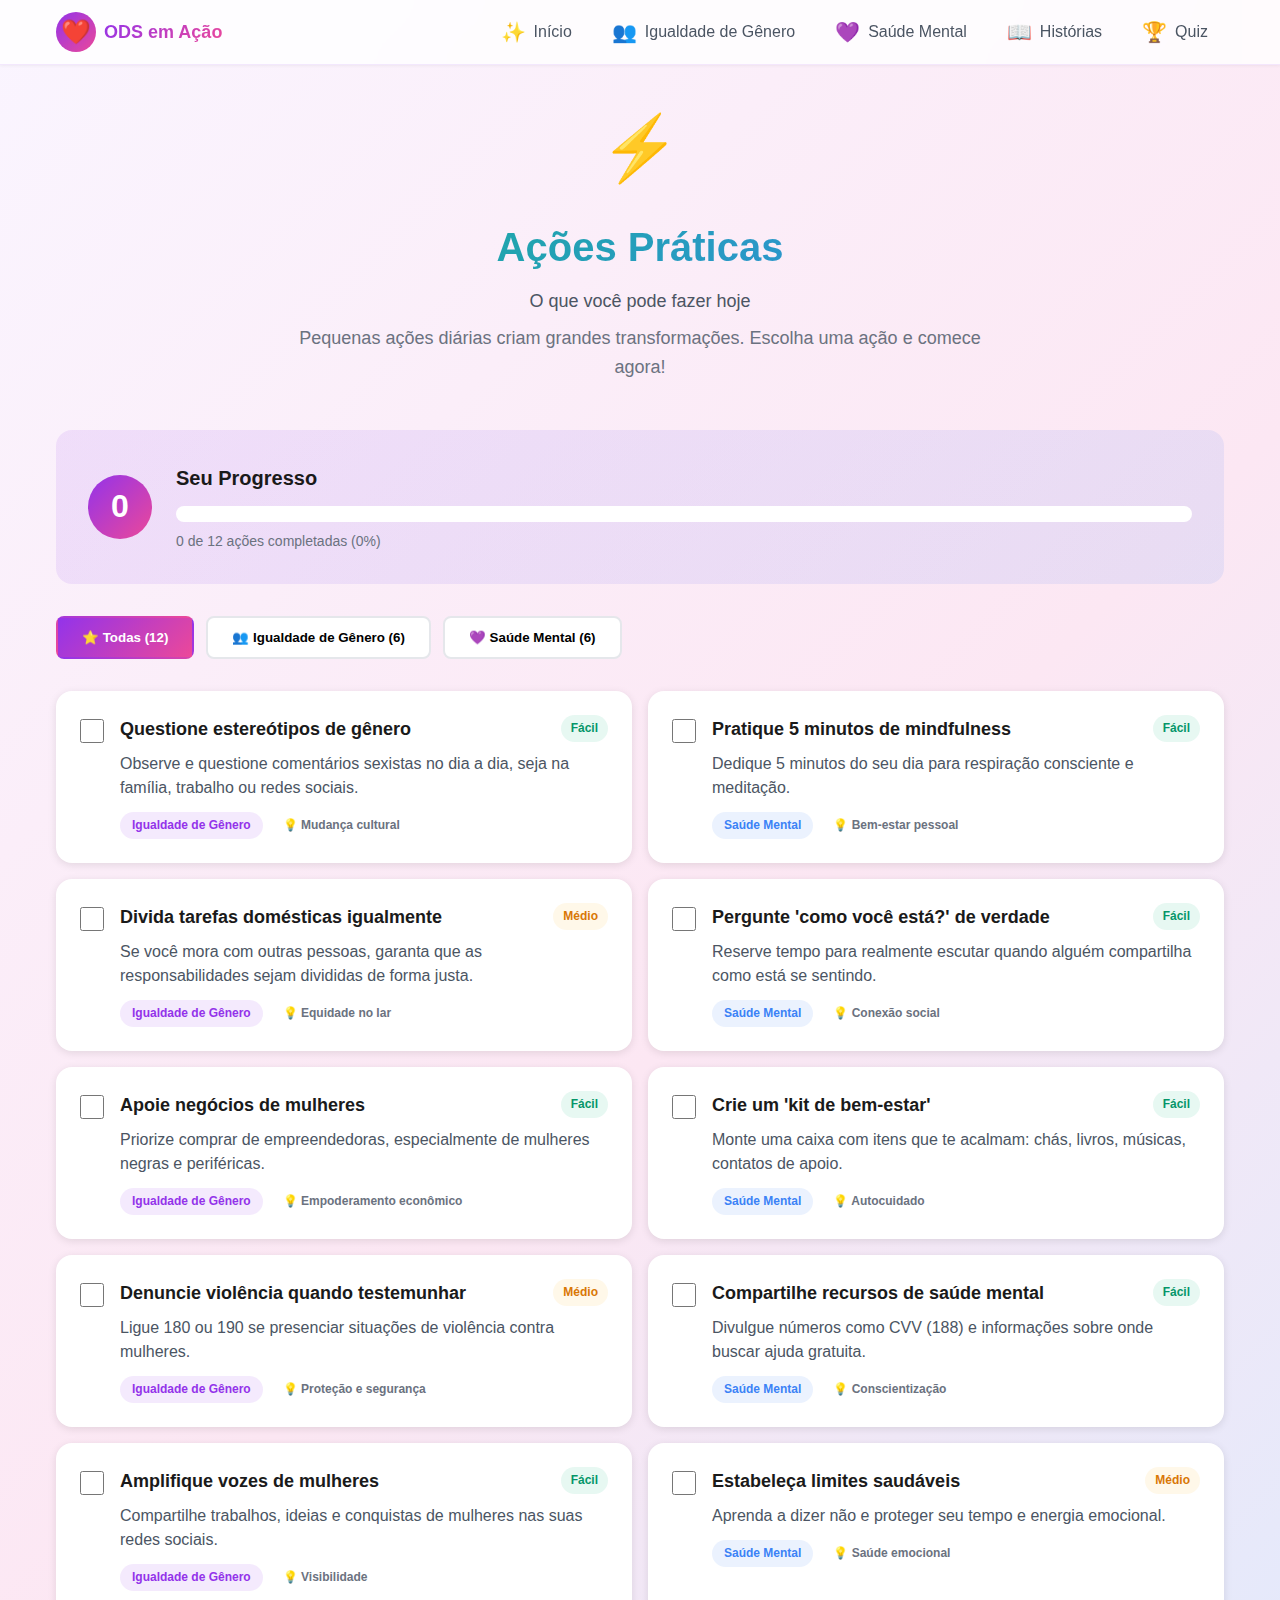
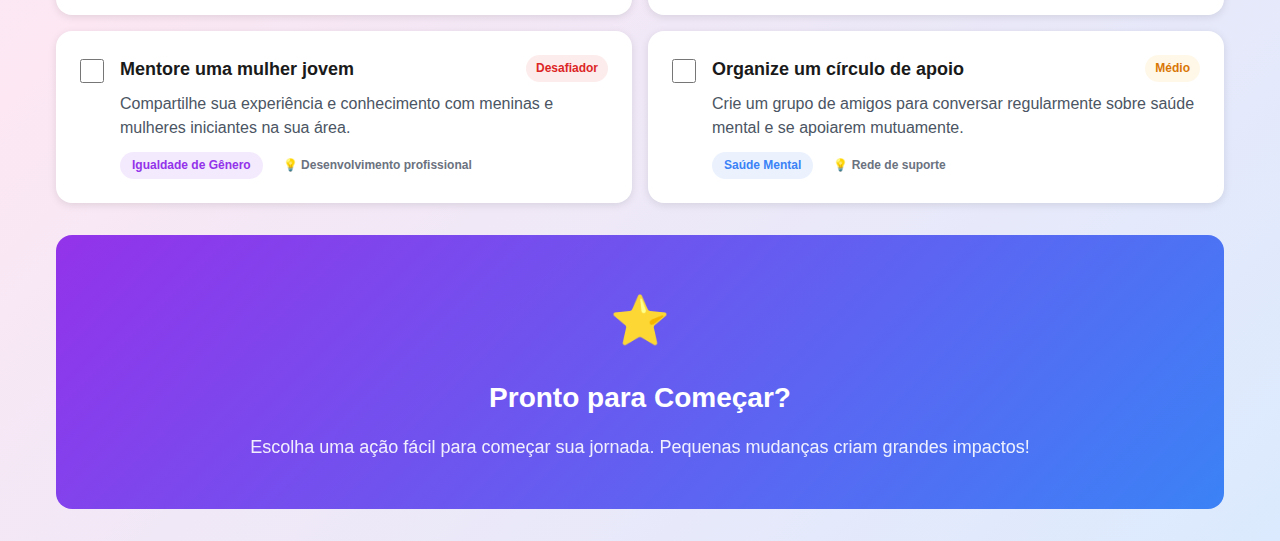
<file: acoes.html>
<!DOCTYPE html>
<html lang="pt-BR">
<head>
    <meta charset="UTF-8">
    <meta name="viewport" content="width=device-width, initial-scale=1.0">
    <title>Ações Práticas - ODS em Ação</title>
    <link rel="stylesheet" href="styles.css">
    <link rel="stylesheet" href="acoes.css">
</head>
<body>
    <!-- Navigation -->
    <nav class="navbar">
        <div class="nav-container">
            <a href="index.html" class="nav-logo">
                <div class="logo-icon">❤️</div>
                <span class="logo-text">ODS em Ação</span>
            </a>

            <button class="nav-toggle" id="navToggle">
                <span class="hamburger"></span>
            </button>

            <div class="nav-menu" id="navMenu">
                <a href="index.html" class="nav-link">
                    <span class="nav-icon">✨</span>
                    <span>Início</span>
                </a>
                <a href="genero.html" class="nav-link">
                    <span class="nav-icon">👥</span>
                    <span>Igualdade de Gênero</span>
                </a>
                <a href="saude.html" class="nav-link">
                    <span class="nav-icon">💜</span>
                    <span>Saúde Mental</span>
                </a>
                <a href="historia.html" class="nav-link">
                    <span class="nav-icon">📖</span>
                    <span>Histórias</span>
                </a>
                <a href="quiz.html" class="nav-link">
                    <span class="nav-icon">🏆</span>
                    <span>Quiz</span>
                </a>
            </div>
        </div>
    </nav>

    <!-- Page Content -->
    <div class="page-content">
        <div class="container">
            <!-- Hero -->
            <div class="page-hero">
                <div class="hero-icon-large">⚡</div>
                <h1 class="page-title gradient-text">Ações Práticas</h1>
                <p class="page-description">O que você pode fazer hoje</p>
                <p class="page-subtitle">
                    Pequenas ações diárias criam grandes transformações. Escolha uma ação e comece agora!
                </p>
            </div>

            <!-- Progress Card -->
            <div class="progress-card">
                <div class="progress-icon">0</div>
                <div class="progress-content">
                    <h3>Seu Progresso</h3>
                    <div class="progress-bar-full">
                        <div class="progress-fill" id="progressBar"></div>
                    </div>
                    <p id="progressText">0 de 12 ações completadas (0%)</p>
                </div>
            </div>

            <!-- Filters -->
            <div class="filter-buttons">
                <button class="filter-btn active" onclick="filterActions('all')">
                    ⭐ Todas (12)
                </button>
                <button class="filter-btn" onclick="filterActions('gender')">
                    👥 Igualdade de Gênero (6)
                </button>
                <button class="filter-btn" onclick="filterActions('mental')">
                    💜 Saúde Mental (6)
                </button>
            </div>

            <!-- Actions Grid -->
            <div class="actions-grid" id="actionsGrid">
                <!-- Actions will be generated by JavaScript -->
            </div>

            <!-- Motivational Message -->
            <div class="motivational-card" id="motivationalCard">
                <div class="motivational-icon">⭐</div>
                <h3>Pronto para Começar?</h3>
                <p>Escolha uma ação fácil para começar sua jornada. Pequenas mudanças criam grandes impactos!</p>
            </div>
        </div>
    </div>

    <script src="script.js"></script>
    <script src="acoes.js"></script>
</body>
</html>
</file>
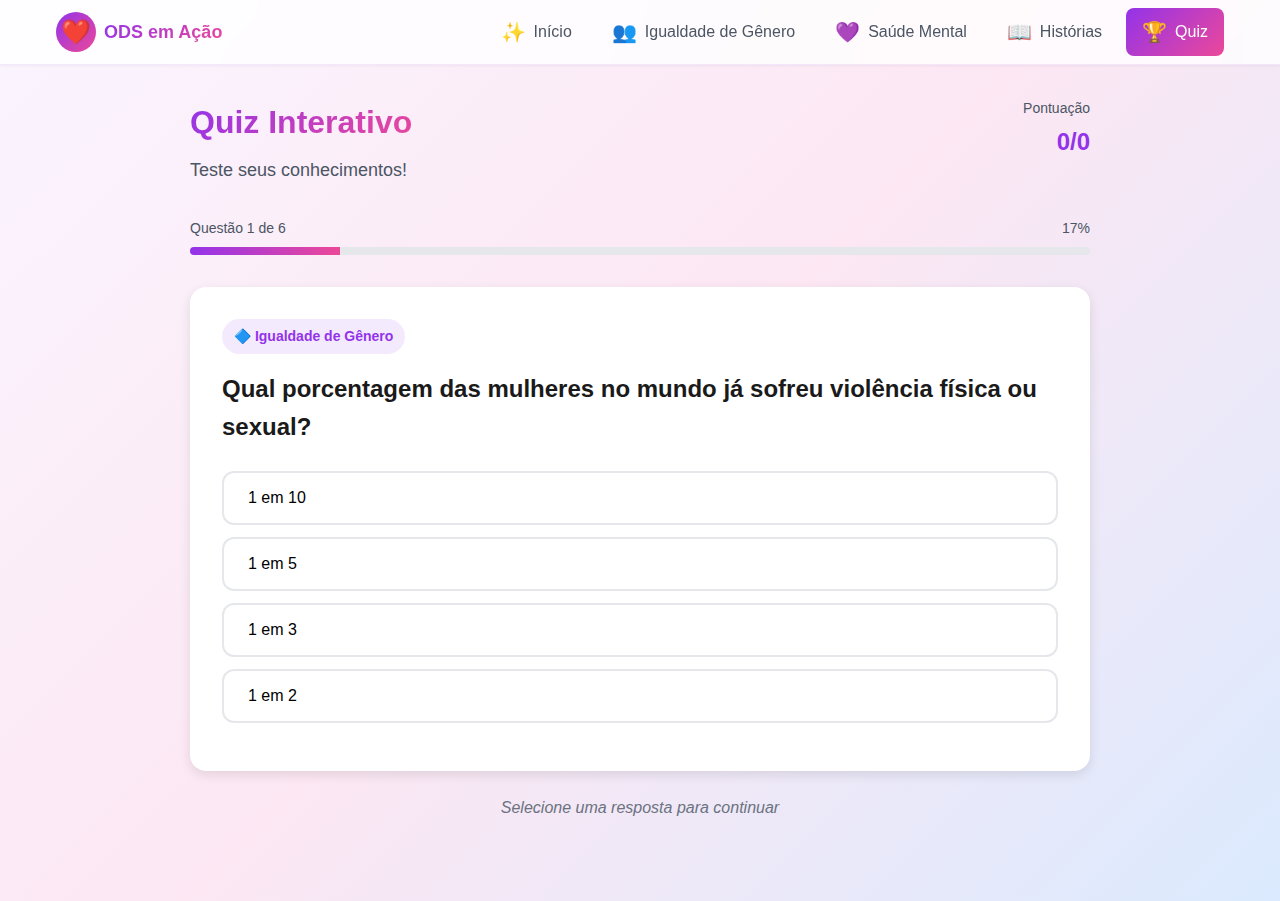
<file: quiz.html>
<!DOCTYPE html>
<html lang="pt-BR">

<head>
    <meta charset="UTF-8">
    <meta name="viewport" content="width=device-width, initial-scale=1.0">
    <title>Quiz Interativo - ODS em Ação</title>
    <link rel="stylesheet" href="styles.css">
    <link rel="stylesheet" href="quiz.css">
</head>

<body>
    <!-- Navigation -->
    <nav class="navbar">
        <div class="nav-container">
            <a href="index.html" class="nav-logo">
                <div class="logo-icon">❤️</div>
                <span class="logo-text">ODS em Ação</span>
            </a>

            <button class="nav-toggle" id="navToggle">
                <span class="hamburger"></span>
            </button>

            <div class="nav-menu" id="navMenu">
                <a href="index.html" class="nav-link">
                    <span class="nav-icon">✨</span>
                    <span>Início</span>
                </a>
                <a href="genero.html" class="nav-link">
                    <span class="nav-icon">👥</span>
                    <span>Igualdade de Gênero</span>
                </a>
                <a href="saude.html" class="nav-link">
                    <span class="nav-icon">💜</span>
                    <span>Saúde Mental</span>
                </a>
                <a href="historia.html" class="nav-link">
                    <span class="nav-icon">📖</span>
                    <span>Histórias</span>
                </a>
                <a href="quiz.html" class="nav-link active">
                    <span class="nav-icon">🏆</span>
                    <span>Quiz</span>
                </a>
            </div>
        </div>
    </nav>

    <!-- Quiz Container -->
    <div class="page-content">
        <div class="container">
            <div class="quiz-container" id="quizContainer">
                <!-- Quiz Header -->
                <div class="quiz-header">
                    <div>
                        <h1 class="quiz-title">Quiz Interativo</h1>
                        <p class="quiz-subtitle">Teste seus conhecimentos!</p>
                    </div>
                    <div class="score-display">
                        <div class="score-label">Pontuação</div>
                        <div class="score-value" id="scoreValue">0/0</div>
                    </div>
                </div>

                <!-- Progress Bar -->
                <div class="quiz-progress">
                    <div class="progress-info">
                        <span id="questionNumber">Questão 1 de 6</span>
                        <span id="progressPercent">0%</span>
                    </div>
                    <div class="progress-bar-container">
                        <div class="progress-bar" id="quizProgressBar"></div>
                    </div>
                </div>

                <!-- Question Card -->
                <div class="question-card" id="questionCard">
                    <div class="question-category" id="questionCategory"></div>
                    <h2 class="question-text" id="questionText"></h2>
                    <div class="options-container" id="optionsContainer"></div>
                    <div class="explanation" id="explanation" style="display: none;"></div>
                </div>

                <!-- Navigation -->
                <button class="btn btn-primary btn-full" id="nextBtn" style="display: none;">
                    Próxima Questão →
                </button>
                <p class="quiz-hint" id="quizHint">Selecione uma resposta para continuar</p>

                <!-- Results -->
                <div class="quiz-results" id="quizResults" style="display: none;">
                    <div class="results-icon">🏆</div>
                    <h2>Quiz Concluído!</h2>
                    <div class="results-score" id="finalScore">0/6</div>
                    <p class="results-message" id="resultsMessage"></p>
                    <div class="results-feedback" id="resultsFeedback"></div>
                    <div class="results-buttons">
                        <button class="btn btn-primary" onclick="restartQuiz()">
                            🔄 Refazer Quiz
                        </button>
                        <button class="btn btn-outline" onclick="shareScore()">
                            📤 Compartilhar
                        </button>
                    </div>
                </div>
            </div>
        </div>
    </div>
    <script src="quiz.js"></script>
    <script src="script.js"></script>

</body>

</html>
</file>
<file: acoes.css>
/* Actions Page Styles */
.page-hero {
    text-align: center;
    margin-bottom: 3rem;
}

.hero-icon-large {
    font-size: 4rem;
    margin-bottom: 1rem;
}

.page-title {
    font-size: 2.5rem;
    margin-bottom: 0.5rem;
}

.gradient-text {
    background: linear-gradient(135deg, #10b981 0%, #3b82f6 100%);
    -webkit-background-clip: text;
    -webkit-text-fill-color: transparent;
    background-clip: text;
}

.page-description {
    color: #4b5563;
    font-size: 1.125rem;
    margin-bottom: 0.5rem;
}

.page-subtitle {
    font-size: 1.125rem;
    color: #6b7280;
    max-width: 700px;
    margin: 0 auto;
}

/* Progress Card */
.progress-card {
    background: linear-gradient(135deg, rgba(147, 51, 234, 0.1) 0%, rgba(59, 130, 246, 0.1) 100%);
    padding: 2rem;
    border-radius: 1rem;
    display: flex;
    align-items: center;
    gap: 1.5rem;
    margin-bottom: 2rem;
}

.progress-icon {
    width: 64px;
    height: 64px;
    border-radius: 50%;
    background: linear-gradient(135deg, #9333ea 0%, #ec4899 100%);
    color: white;
    display: flex;
    align-items: center;
    justify-content: center;
    font-size: 2rem;
    font-weight: 700;
    flex-shrink: 0;
}

.progress-content {
    flex: 1;
}

.progress-content h3 {
    font-size: 1.25rem;
    margin-bottom: 0.75rem;
}

.progress-bar-full {
    width: 100%;
    height: 16px;
    background: white;
    border-radius: 9999px;
    overflow: hidden;
    margin-bottom: 0.5rem;
}

.progress-fill {
    height: 100%;
    background: linear-gradient(90deg, #9333ea 0%, #ec4899 100%);
    width: 0%;
    transition: width 0.5s ease;
}

.progress-content p {
    font-size: 0.875rem;
    color: #6b7280;
}

/* Filters */
.filter-buttons {
    display: flex;
    gap: 0.75rem;
    margin-bottom: 2rem;
    flex-wrap: wrap;
}

.filter-btn {
    padding: 0.75rem 1.5rem;
    border: 2px solid #e5e7eb;
    border-radius: 0.5rem;
    background: white;
    cursor: pointer;
    font-weight: 600;
    transition: all 0.2s;
    display: flex;
    align-items: center;
    gap: 0.5rem;
}

.filter-btn:hover {
    border-color: #9333ea;
    background: rgba(147, 51, 234, 0.05);
}

.filter-btn.active {
    background: linear-gradient(135deg, #9333ea 0%, #ec4899 100%);
    color: white;
    border-color: transparent;
}

/* Actions Grid */
.actions-grid {
    display: grid;
    grid-template-columns: 1fr;
    gap: 1rem;
    margin-bottom: 2rem;
}

@media (min-width: 768px) {
    .actions-grid {
        grid-template-columns: repeat(2, 1fr);
    }
}

.action-card {
    background: white;
    padding: 1.5rem;
    border-radius: 1rem;
    box-shadow: 0 2px 8px rgba(0, 0, 0, 0.1);
    transition: all 0.3s;
    cursor: pointer;
    display: flex;
    gap: 1rem;
}

.action-card:hover {
    transform: translateY(-4px);
    box-shadow: 0 8px 20px rgba(0, 0, 0, 0.15);
}

.action-card.completed {
    background: rgba(16, 185, 129, 0.05);
    border: 2px solid rgba(16, 185, 129, 0.2);
}

.action-checkbox-wrapper {
    display: flex;
    align-items: flex-start;
    padding-top: 0.25rem;
}

.action-checkbox {
    width: 24px;
    height: 24px;
    cursor: pointer;
    accent-color: #9333ea;
}

.action-content {
    flex: 1;
}

.action-header {
    display: flex;
    align-items: flex-start;
    justify-content: space-between;
    gap: 0.75rem;
    margin-bottom: 0.5rem;
}

.action-title {
    font-size: 1.125rem;
    font-weight: 600;
    flex: 1;
}

.action-card.completed .action-title {
    text-decoration: line-through;
    color: #6b7280;
}

.difficulty-badge {
    padding: 0.25rem 0.625rem;
    border-radius: 9999px;
    font-size: 0.75rem;
    font-weight: 600;
    white-space: nowrap;
}

.difficulty-easy {
    background: rgba(16, 185, 129, 0.1);
    color: #059669;
}

.difficulty-medium {
    background: rgba(251, 191, 36, 0.1);
    color: #d97706;
}

.difficulty-hard {
    background: rgba(239, 68, 68, 0.1);
    color: #dc2626;
}

.action-description {
    color: #4b5563;
    margin-bottom: 0.75rem;
    line-height: 1.5;
}

.action-card.completed .action-description {
    text-decoration: line-through;
}

.action-tags {
    display: flex;
    flex-wrap: wrap;
    gap: 0.5rem;
}

.action-tag {
    padding: 0.25rem 0.75rem;
    border-radius: 9999px;
    font-size: 0.75rem;
    font-weight: 600;
}

.tag-gender {
    background: rgba(147, 51, 234, 0.1);
    color: #9333ea;
}

.tag-mental {
    background: rgba(59, 130, 246, 0.1);
    color: #3b82f6;
}

.tag-impact {
    color: #6b7280;
}

/* Motivational Card */
.motivational-card {
    background: linear-gradient(135deg, #9333ea 0%, #3b82f6 100%);
    color: white;
    padding: 3rem 2rem;
    border-radius: 1rem;
    text-align: center;
}

.motivational-icon {
    font-size: 3rem;
    margin-bottom: 1rem;
}

.motivational-card h3 {
    font-size: 1.75rem;
    margin-bottom: 0.75rem;
}

.motivational-card p {
    font-size: 1.125rem;
    opacity: 0.9;
}

/* Success Message */
.success-card {
    background: linear-gradient(135deg, #fbbf24 0%, #f97316 50%, #ec4899 100%);
}

@media (max-width: 768px) {
    .progress-card {
        flex-direction: column;
        text-align: center;
    }

    .page-title {
        font-size: 2rem;
    }
}
</file>
<file: quiz.css>
/* Quiz Specific Styles */
.quiz-container {
    max-width: 900px;
    margin: 0 auto;
}

.quiz-header {
    display: flex;
    justify-content: space-between;
    align-items: flex-start;
    margin-bottom: 2rem;
    flex-wrap: wrap;
    gap: 1rem;
}

.quiz-title {
    font-size: 2rem;
    background: linear-gradient(135deg, #9333ea 0%, #ec4899 100%);
    -webkit-background-clip: text;
    -webkit-text-fill-color: transparent;
    background-clip: text;
    margin-bottom: 0.5rem;
}

.quiz-subtitle {
    color: #4b5563;
    font-size: 1.125rem;
}

.score-display {
    text-align: right;
}

.score-label {
    font-size: 0.875rem;
    color: #4b5563;
    margin-bottom: 0.25rem;
}

.score-value {
    font-size: 1.5rem;
    font-weight: 700;
    color: #9333ea;
}

/* Progress */
.quiz-progress {
    margin-bottom: 2rem;
}

.progress-info {
    display: flex;
    justify-content: space-between;
    margin-bottom: 0.5rem;
    color: #4b5563;
    font-size: 0.875rem;
}

.progress-bar-container {
    height: 8px;
    background: #e5e7eb;
    border-radius: 9999px;
    overflow: hidden;
}

.progress-bar {
    height: 100%;
    background: linear-gradient(90deg, #9333ea 0%, #ec4899 100%);
    transition: width 0.3s ease;
    width: 0%;
}

/* Question Card */
.question-card {
    background: white;
    padding: 2rem;
    border-radius: 1rem;
    box-shadow: 0 4px 12px rgba(0, 0, 0, 0.1);
    margin-bottom: 1.5rem;
}

.question-category {
    display: inline-block;
    padding: 0.375rem 0.75rem;
    border-radius: 9999px;
    font-size: 0.875rem;
    font-weight: 600;
    margin-bottom: 1rem;
}

.category-gender {
    background: rgba(147, 51, 234, 0.1);
    color: #9333ea;
}

.category-mental {
    background: rgba(59, 130, 246, 0.1);
    color: #3b82f6;
}

.question-text {
    font-size: 1.5rem;
    margin-bottom: 1.5rem;
    color: #1a1a1a;
}

/* Options */
.options-container {
    display: flex;
    flex-direction: column;
    gap: 0.75rem;
    margin-bottom: 1rem;
}

.option-btn {
    width: 100%;
    padding: 1rem 1.5rem;
    text-align: left;
    border: 2px solid #e5e7eb;
    border-radius: 0.75rem;
    background: white;
    cursor: pointer;
    transition: all 0.2s;
    font-size: 1rem;
    display: flex;
    align-items: center;
    justify-content: space-between;
}

.option-btn:hover:not(:disabled) {
    border-color: #9333ea;
    background: rgba(147, 51, 234, 0.05);
}

.option-btn:disabled {
    cursor: not-allowed;
    opacity: 0.6;
}

.option-btn.correct {
    border-color: #10b981;
    background: rgba(16, 185, 129, 0.1);
}

.option-btn.incorrect {
    border-color: #ef4444;
    background: rgba(239, 68, 68, 0.1);
}

.option-icon {
    font-size: 1.25rem;
    margin-left: 0.5rem;
}

/* Explanation */
.explanation {
    margin-top: 1.5rem;
    padding: 1rem;
    border-radius: 0.75rem;
    border: 2px solid;
}

.explanation.correct {
    background: rgba(16, 185, 129, 0.1);
    border-color: #10b981;
}

.explanation.info {
    background: rgba(59, 130, 246, 0.1);
    border-color: #3b82f6;
}

.explanation-label {
    font-weight: 600;
    margin-bottom: 0.5rem;
    display: block;
}

/* Quiz Hint */
.quiz-hint {
    text-align: center;
    color: #6b7280;
    font-style: italic;
}

/* Results */
.quiz-results {
    text-align: center;
    background: white;
    padding: 3rem 2rem;
    border-radius: 1rem;
    box-shadow: 0 4px 12px rgba(0, 0, 0, 0.1);
}

.results-icon {
    font-size: 6rem;
    margin-bottom: 1.5rem;
}

.quiz-results h2 {
    font-size: 2rem;
    margin-bottom: 1.5rem;
    color: #1a1a1a;
}

.results-score {
    font-size: 4rem;
    font-weight: 700;
    background: linear-gradient(135deg, #9333ea 0%, #ec4899 100%);
    -webkit-background-clip: text;
    -webkit-text-fill-color: transparent;
    background-clip: text;
    margin-bottom: 1rem;
}

.results-message {
    font-size: 1.25rem;
    color: #4b5563;
    margin-bottom: 2rem;
}

.results-feedback {
    padding: 1.5rem;
    border-radius: 0.75rem;
    margin-bottom: 2rem;
    font-size: 1.125rem;
}

.feedback-excellent {
    background: rgba(16, 185, 129, 0.1);
    border: 2px solid #10b981;
    color: #059669;
}

.feedback-good {
    background: rgba(59, 130, 246, 0.1);
    border: 2px solid #3b82f6;
    color: #2563eb;
}

.feedback-try-again {
    background: rgba(147, 51, 234, 0.1);
    border: 2px solid #9333ea;
    color: #7c3aed;
}

.results-buttons {
    display: flex;
    gap: 1rem;
    justify-content: center;
    flex-wrap: wrap;
}

@media (max-width: 768px) {
    .question-text {
        font-size: 1.25rem;
    }

    .quiz-results {
        padding: 2rem 1rem;
    }

    .results-score {
        font-size: 3rem;
    }
}
</file>
<file: styles.css>
/* Reset e Base */
* {
    margin: 0;
    padding: 0;
    box-sizing: border-box;
}

body {
    font-family: -apple-system, BlinkMacSystemFont, 'Segoe UI', Roboto, 'Helvetica Neue', Arial, sans-serif;
    font-size: 16px;
    line-height: 1.6;
    color: #1a1a1a;
    background: linear-gradient(135deg, #faf5ff 0%, #fce7f3 50%, #dbeafe 100%);
    min-height: 100vh;
}

.container {
    max-width: 1200px;
    margin: 0 auto;
    padding: 0 1rem;
}

/* Navigation */
.navbar {
    position: sticky;
    top: 0;
    z-index: 1000;
    background: rgba(255, 255, 255, 0.8);
    backdrop-filter: blur(20px);
    border-bottom: 1px solid rgba(147, 51, 234, 0.1);
    box-shadow: 0 1px 3px rgba(0, 0, 0, 0.05);
}

.nav-container {
    max-width: 1200px;
    margin: 0 auto;
    padding: 0 1rem;
    display: flex;
    align-items: center;
    justify-content: space-between;
    height: 64px;
}

.nav-logo {
    display: flex;
    align-items: center;
    gap: 0.5rem;
    text-decoration: none;
    color: inherit;
}

.logo-icon {
    width: 40px;
    height: 40px;
    border-radius: 50%;
    background: linear-gradient(135deg, #9333ea 0%, #ec4899 100%);
    display: flex;
    align-items: center;
    justify-content: center;
    font-size: 1.5rem;
}

.logo-text {
    font-weight: 700;
    font-size: 1.125rem;
    background: linear-gradient(135deg, #9333ea 0%, #ec4899 100%);
    -webkit-background-clip: text;
    -webkit-text-fill-color: transparent;
    background-clip: text;
}

.nav-toggle {
    display: none;
    background: none;
    border: none;
    cursor: pointer;
    padding: 0.5rem;
}

.hamburger {
    display: block;
    width: 24px;
    height: 2px;
    background: #1a1a1a;
    position: relative;
}

.hamburger::before,
.hamburger::after {
    content: '';
    position: absolute;
    width: 24px;
    height: 2px;
    background: #1a1a1a;
    transition: all 0.3s;
}

.hamburger::before {
    top: -8px;
}

.hamburger::after {
    bottom: -8px;
}

.nav-menu {
    display: flex;
    gap: 0.5rem;
    align-items: center;
}

.nav-link {
    display: flex;
    align-items: center;
    gap: 0.5rem;
    padding: 0.5rem 1rem;
    border-radius: 0.5rem;
    text-decoration: none;
    color: #4b5563;
    font-weight: 500;
    transition: all 0.2s;
}

.nav-link:hover {
    background: rgba(147, 51, 234, 0.1);
    color: #9333ea;
}

.nav-link.active {
    background: linear-gradient(135deg, #9333ea 0%, #ec4899 100%);
    color: white;
}

.nav-icon {
    font-size: 1.25rem;
}

/* Hero Section */
.hero {
    position: relative;
    padding: 5rem 1rem;
    text-align: center;
    overflow: hidden;
}

.hero-overlay {
    position: absolute;
    inset: 0;
    background: linear-gradient(135deg, 
        rgba(147, 51, 234, 0.1) 0%, 
        rgba(236, 72, 153, 0.1) 50%, 
        rgba(59, 130, 246, 0.1) 100%
    );
}

.hero-badge {
    display: inline-block;
    padding: 0.5rem 1.5rem;
    background: rgba(255, 255, 255, 0.8);
    backdrop-filter: blur(10px);
    border-radius: 9999px;
    box-shadow: 0 4px 12px rgba(0, 0, 0, 0.1);
    margin-bottom: 1.5rem;
    font-weight: 600;
    background: linear-gradient(135deg, #9333ea 0%, #ec4899 100%);
    -webkit-background-clip: text;
    -webkit-text-fill-color: transparent;
    background-clip: text;
    position: relative;
    z-index: 1;
}

.hero-title {
    font-size: 2.5rem;
    font-weight: 700;
    margin-bottom: 1.5rem;
    background: linear-gradient(135deg, #9333ea 0%, #ec4899 50%, #3b82f6 100%);
    -webkit-background-clip: text;
    -webkit-text-fill-color: transparent;
    background-clip: text;
    line-height: 1.2;
    position: relative;
    z-index: 1;
}

.hero-subtitle {
    font-size: 1.25rem;
    color: #4b5563;
    max-width: 700px;
    margin: 0 auto 2rem;
    position: relative;
    z-index: 1;
}

.hero-buttons {
    display: flex;
    gap: 1rem;
    justify-content: center;
    flex-wrap: wrap;
    position: relative;
    z-index: 1;
}

/* Buttons */
.btn {
    display: inline-flex;
    align-items: center;
    gap: 0.5rem;
    padding: 0.75rem 1.5rem;
    border-radius: 0.5rem;
    text-decoration: none;
    font-weight: 600;
    font-size: 1rem;
    transition: all 0.3s;
    cursor: pointer;
    border: none;
}

.btn-primary {
    background: linear-gradient(135deg, #9333ea 0%, #ec4899 100%);
    color: white;
}

.btn-primary:hover {
    transform: translateY(-2px);
    box-shadow: 0 10px 20px rgba(147, 51, 234, 0.3);
}

.btn-primary-blue {
    background: linear-gradient(135deg, #3b82f6 0%, #9333ea 100%);
    color: white;
}

.btn-primary-blue:hover {
    transform: translateY(-2px);
    box-shadow: 0 10px 20px rgba(59, 130, 246, 0.3);
}

.btn-outline {
    background: transparent;
    color: #9333ea;
    border: 2px solid #9333ea;
}

.btn-outline:hover {
    background: rgba(147, 51, 234, 0.05);
}

.btn-outline-white {
    background: transparent;
    color: white;
    border: 2px solid white;
}

.btn-outline-white:hover {
    background: rgba(255, 255, 255, 0.2);
}

.btn-secondary {
    background: white;
    color: #9333ea;
}

.btn-secondary:hover {
    transform: translateY(-2px);
    box-shadow: 0 10px 20px rgba(0, 0, 0, 0.1);
}

.btn-full {
    width: 100%;
    justify-content: center;
}

/* ODS Section */
.ods-section {
    padding: 4rem 1rem;
}

.ods-grid {
    display: grid;
    grid-template-columns: 1fr;
    gap: 2rem;
    max-width: 1200px;
    margin: 0 auto;
}

@media (min-width: 768px) {
    .ods-grid {
        grid-template-columns: repeat(2, 1fr);
    }
}

.ods-card {
    background: white;
    border-radius: 1rem;
    overflow: hidden;
    box-shadow: 0 4px 12px rgba(0, 0, 0, 0.1);
    transition: all 0.3s;
}

.ods-card:hover {
    transform: translateY(-8px);
    box-shadow: 0 20px 40px rgba(0, 0, 0, 0.15);
}

.ods-card-image {
    position: relative;
    height: 250px;
    overflow: hidden;
}

.ods-card-image img {
    width: 100%;
    height: 100%;
    object-fit: cover;
    transition: transform 0.3s;
}

.ods-card:hover .ods-card-image img {
    transform: scale(1.1);
}

.ods-card-overlay {
    position: absolute;
    inset: 0;
    background: linear-gradient(to top, rgba(147, 51, 234, 0.8) 0%, transparent 100%);
}

.ods-overlay-blue {
    background: linear-gradient(to top, rgba(59, 130, 246, 0.8) 0%, transparent 100%);
}

.ods-card-header {
    position: absolute;
    bottom: 1rem;
    left: 1rem;
    right: 1rem;
    color: white;
}

.ods-badge {
    display: inline-block;
    padding: 0.25rem 0.75rem;
    background: rgba(255, 255, 255, 0.9);
    color: #9333ea;
    border-radius: 9999px;
    font-size: 0.875rem;
    font-weight: 700;
    margin-bottom: 0.5rem;
}

.ods-badge-blue {
    color: #3b82f6;
}

.ods-card-content {
    padding: 1.5rem;
}

.ods-description {
    color: #4b5563;
    margin-bottom: 1rem;
}

.ods-list {
    list-style: none;
    margin-bottom: 1.5rem;
}

.ods-list li {
    display: flex;
    align-items: flex-start;
    gap: 0.5rem;
    margin-bottom: 0.5rem;
    color: #4b5563;
}

.check {
    color: #9333ea;
    font-weight: 700;
}

.check-blue {
    color: #3b82f6;
}


.features-section {
    padding: 4rem 1rem;
    background: rgba(255, 255, 255, 0.5);
}

.section-title {
    text-align: center;
    font-size: 2rem;
    margin-bottom: 3rem;
    color: #1a1a1a;
}

.features-grid {
    display: grid;
    grid-template-columns: 1fr;
    gap: 1.5rem;
    max-width: 1200px;
    margin: 0 auto;
}

@media (min-width: 640px) {
    .features-grid {
        grid-template-columns: repeat(2, 1fr);
    }
}

@media (min-width: 1024px) {
    .features-grid {
        grid-template-columns: repeat(3, 1fr);
    }
}

.feature-card {
    background: white;
    padding: 2rem;
    border-radius: 1rem;
    box-shadow: 0 4px 12px rgba(0, 0, 0, 0.1);
    transition: all 0.3s;
    text-decoration: none;
    color: inherit;
}

.feature-card:hover {
    transform: translateY(-8px);
    box-shadow: 0 20px 40px rgba(0, 0, 0, 0.15);
}

.feature-icon {
    width: 48px;
    height: 48px;
    border-radius: 0.75rem;
    display: flex;
    align-items: center;
    justify-content: center;
    font-size: 1.5rem;
    margin-bottom: 1rem;
    transition: transform 0.3s;
}

.feature-card:hover .feature-icon {
    transform: scale(1.1);
}

.feature-icon-yellow {
    background: linear-gradient(135deg, #fbbf24 0%, #f97316 100%);
}

.feature-icon-pink {
    background: linear-gradient(135deg, #ec4899 0%, #9333ea 100%);
}

.feature-icon-green {
    background: linear-gradient(135deg, #10b981 0%, #3b82f6 100%);
}

.feature-card h3 {
    font-size: 1.25rem;
    margin-bottom: 0.5rem;
}

.feature-card p {
    color: #4b5563;
}

.cta-section {
    padding: 4rem 1rem;
}

.cta-card {
    background: linear-gradient(135deg, #9333ea 0%, #ec4899 50%, #3b82f6 100%);
    padding: 3rem 2rem;
    border-radius: 1rem;
    text-align: center;
    color: white;
    max-width: 900px;
    margin: 0 auto;
}

.cta-icon {
    font-size: 4rem;
    margin-bottom: 1.5rem;
}

.cta-card h2 {
    font-size: 2rem;
    margin-bottom: 1rem;
}

.cta-card p {
    font-size: 1.25rem;
    opacity: 0.9;
    margin-bottom: 2rem;
}

.cta-buttons {
    display: flex;
    gap: 1rem;
    justify-content: center;
    flex-wrap: wrap;
}


@media (max-width: 768px) {
    .nav-toggle {
        display: block;
    }

    .nav-menu {
        position: fixed;
        top: 64px;
        right: -100%;
        width: 300px;
        height: calc(100vh - 64px);
        background: white;
        flex-direction: column;
        align-items: stretch;
        padding: 1rem;
        transition: right 0.3s;
        box-shadow: -4px 0 12px rgba(0, 0, 0, 0.1);
    }

    .nav-menu.active {
        right: 0;
    }

    .nav-link {
        padding: 1rem;
        font-size: 1.125rem;
    }

    .hero-title {
        font-size: 2rem;
    }

    .hero-subtitle {
        font-size: 1.125rem;
    }
}

.page-content {
    padding: 2rem 1rem;
    min-height: calc(100vh - 64px);
}

.card {
    background: white;
    border-radius: 1rem;
    padding: 1.5rem;
    box-shadow: 0 4px 12px rgba(0, 0, 0, 0.1);
    margin-bottom: 1.5rem;
}

.text-center {
    text-align: center;
}

.mb-4 {
    margin-bottom: 1rem;
}

.mb-6 {
    margin-bottom: 1.5rem;
}

.mt-4 {
    margin-top: 1rem;
}

.grid-2 {
    display: grid;
    grid-template-columns: 1fr;
    gap: 1.5rem;
}

@media (min-width: 768px) {
    .grid-2 {
        grid-template-columns: repeat(2, 1fr);
    }
}
</file>
